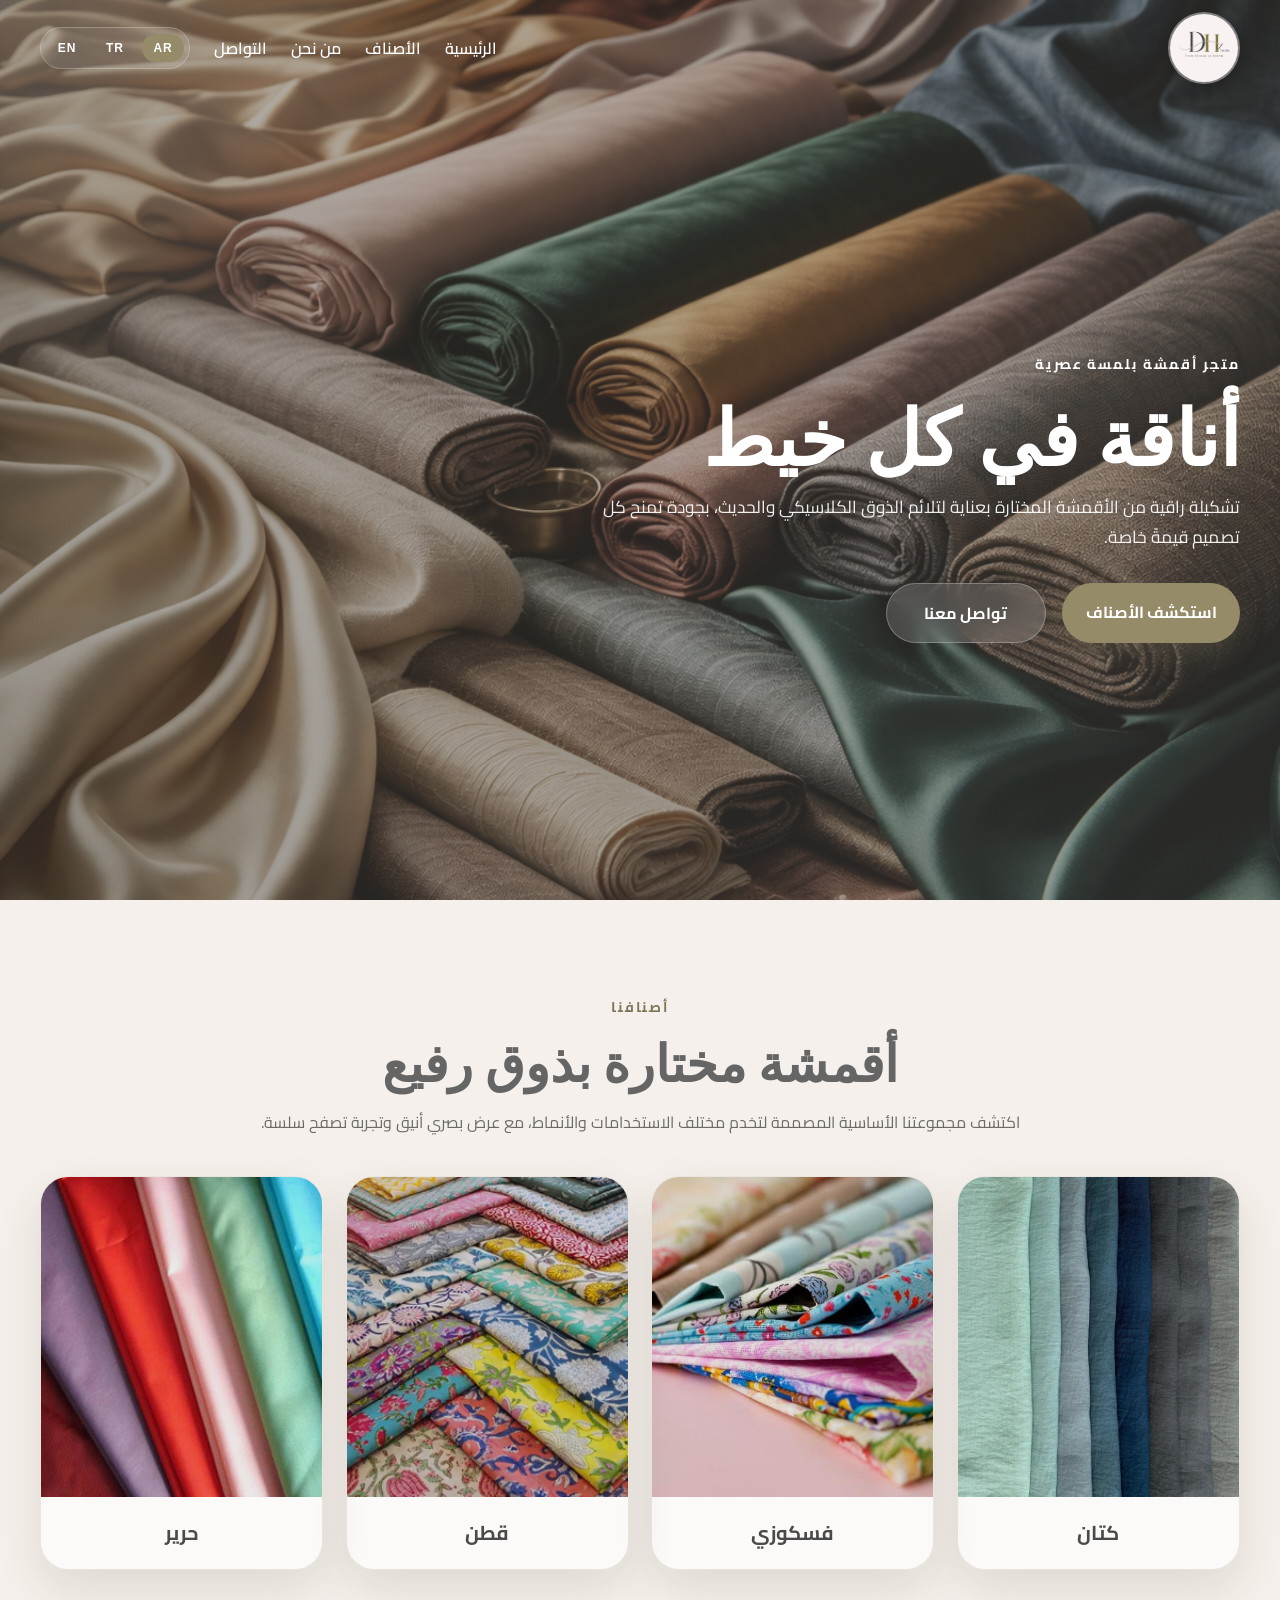
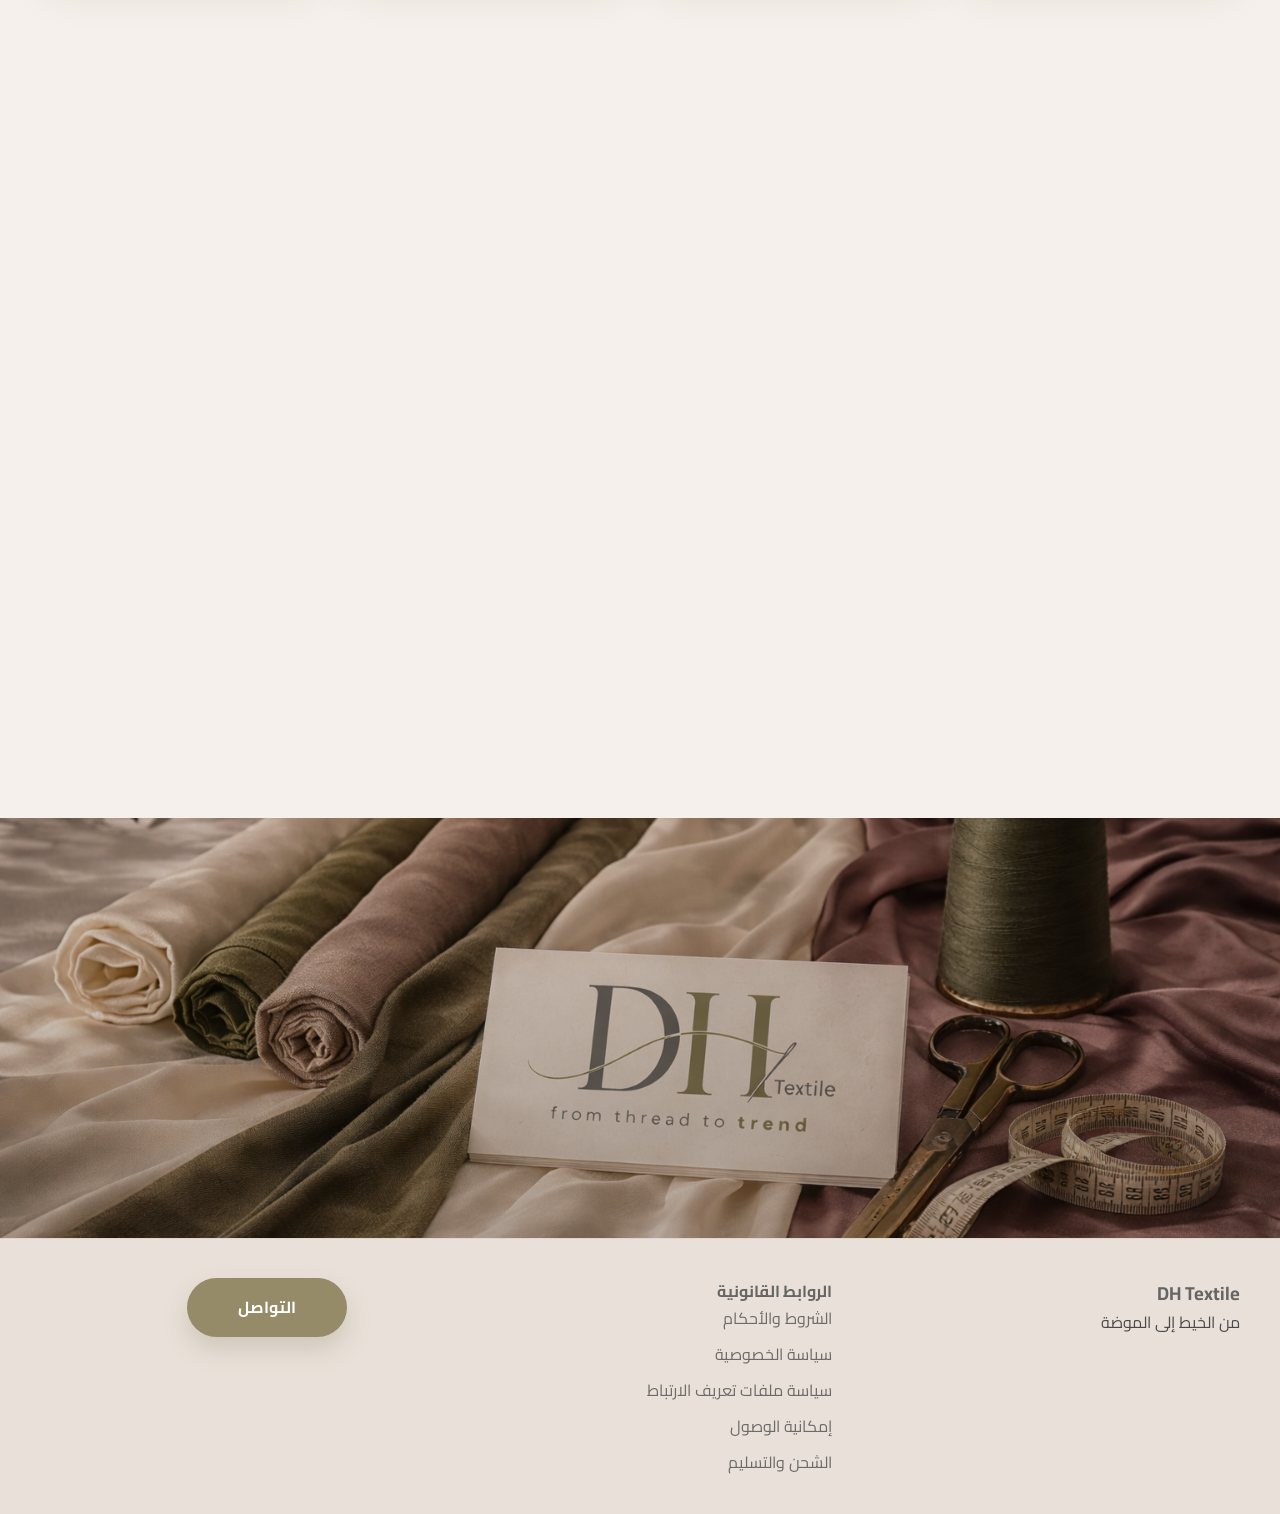
<file: index.html>
<!DOCTYPE html>
<html lang="ar" dir="rtl">

<head>
  <meta charset="UTF-8" />
  <meta name="viewport" content="width=device-width, initial-scale=1.0" />
  <title>DH Fabrics | From Thread to Trend</title>
  <meta name="description"
    content="متجر DH للأقمشة - أناقة في كل خيط. أقمشة كتان، ساتان، قطن وحرير بتصميم حديث وأنيق." />
  <link rel="icon" type="image/png" href="images/logo3.png" />
  <link rel="preconnect" href="https://fonts.googleapis.com">
  <link rel="preconnect" href="https://fonts.gstatic.com" crossorigin>
  <link
    href="https://fonts.googleapis.com/css2?family=Cairo:wght@400;500;600;700&family=Playfair+Display:wght@500;600;700&family=Inter:wght@400;500;600;700&display=swap"
    rel="stylesheet">
  <link rel="stylesheet" href="style.css" />
</head>

<body>
  <header class="hero" id="home">
    <div class="hero-overlay"></div>

    <nav class="navbar" id="navbar">
      <div class="container nav-content">
        <a href="#home" class="brand" aria-label="DH Fabrics home">
          <img src="images/logo3.png" alt="DH Fabrics Logo" class="brand-logo" />
        </a>

        <button class="nav-toggle" id="navToggle" aria-label="Toggle navigation" aria-expanded="false">
          <span></span>
          <span></span>
          <span></span>
        </button>

        <div class="nav-menu" id="navMenu">
          <ul class="nav-links">
            <li><a href="#home" data-i18n="nav.home">الرئيسية</a></li>
            <li><a href="#categories" data-i18n="nav.categories">الأصناف</a></li>
            <li><a href="#about" data-i18n="nav.about">من نحن</a></li>
            <li><a href="contact.html" data-i18n="nav.contact">التواصل</a></li>
          </ul>

          <div class="language-switcher" aria-label="Language Switcher">
            <button class="lang-btn active" data-lang="ar">AR</button>
            <button class="lang-btn" data-lang="tr">TR</button>
            <button class="lang-btn" data-lang="en">EN</button>
          </div>
        </div>
      </div>
    </nav>

    <div class="container hero-content">
      <div class="hero-copy reveal">
        <p class="eyebrow" data-i18n="hero.eyebrow">متجر أقمشة بلمسة عصرية</p>
        <h1 data-i18n="hero.title">أناقة في كل خيط</h1>
        <p class="hero-description" data-i18n="hero.description">
          تشكيلة راقية من الأقمشة المختارة بعناية لتلائم الذوق الكلاسيكي والحديث، بجودة تمنح كل تصميم قيمةً خاصة.
        </p>
        <div class="hero-actions">
          <a href="#categories" class="btn btn-primary" data-i18n="hero.primaryBtn">استكشف الأصناف</a>
          <a href="contact.html" class="btn btn-secondary" data-i18n="hero.secondaryBtn">تواصل معنا</a>
        </div>
      </div>
    </div>
  </header>

  <main>
    <section class="section categories-section" id="categories">
      <div class="container">
        <div class="section-head reveal center-text">
          <p class="section-kicker" style="color:#7f7658;" data-i18n="categories.kicker">أصنافنا</p>
          <h2 data-i18n="categories.title">أقمشة مختارة بذوق رفيع</h2>
          <p data-i18n="categories.description">
            اكتشف مجموعتنا الأساسية المصممة لتخدم مختلف الاستخدامات والأنماط، مع عرض بصري أنيق وتجربة تصفح سلسة.
          </p>
        </div>

        <div class="categories-grid">
          <a href="category.html?type=linen" class="category-card reveal category-link">
            <div class="category-image image-linen"></div>
            <div class="category-body">
              <h3 data-i18n="categories.items.linen">كتان</h3>
            </div>
          </a>

          <a href="category.html?type=viscose" class="category-card reveal category-link">
            <div class="category-image image-viscose"></div>
            <div class="category-body">
              <h3 data-i18n="categories.items.viscose">فسكوزي</h3>
            </div>
          </a>

          <a href="category.html?type=cotton" class="category-card reveal category-link">
            <div class="category-image image-cotton"></div>
            <div class="category-body">
              <h3 data-i18n="categories.items.cotton">قطن</h3>
            </div>
          </a>

          <a href="category.html?type=silk" class="category-card reveal category-link">
            <div class="category-image image-silk"></div>
            <div class="category-body">
              <h3 data-i18n="categories.items.silk">حرير</h3>
            </div>
          </a>
        </div>

        <!-- <div class="categories-grid">
          <article class="category-card reveal">
            <div class="category-image image-linen"></div>
            <div class="category-body">
              <h3 data-i18n="categories.items.linen">كتان</h3>
            </div>
          </article>

          <article class="category-card reveal">
            <div class="category-image image-satin"></div>
            <div class="category-body">
              <h3 data-i18n="categories.items.viscose">فسكوزي</h3>
            </div>
          </article>

          <article class="category-card reveal">
            <div class="category-image image-cotton"></div>
            <div class="category-body">
              <h3 data-i18n="categories.items.cotton">قطن</h3>
            </div>
          </article>

          <article class="category-card reveal">
            <div class="category-image image-silk"></div>
            <div class="category-body">
              <h3 data-i18n="categories.items.silk">حرير</h3>
            </div>
          </article>
        </div> -->
      </div>
    </section>

    <section class="section about-section" id="about">
      <div class="container about-grid">
        <div class="about-image reveal">
          <div class="about-photo"></div>
        </div>

        <div class="about-copy reveal center-text">
          <p class="section-kicker" style="color:#7f7658;" data-i18n="about.kicker">من نحن</p>
          <h2 data-i18n="about.title">هوية راقية لعالم الأقمشة</h2>
          <p data-i18n="about.text1">
            في DH نؤمن أن القماش ليس مجرد خامة، بل بداية قصة تصميم متكاملة. لذلك نختار مجموعاتنا بعناية لنقدم مزيجًا من
            الجودة، الذوق، والأناقة العصرية.
          </p>
          <p data-i18n="about.text2">
            نسعى لتوفير تجربة تسوق مريحة وموثوقة، مع تشكيلة تناسب محبي التفاصيل الراقية والمشاريع التي تبحث عن التميز من
            أول خيط حتى آخر لمسة.
          </p>
        </div>
      </div>
    </section>


    <section class="wide-image-section">
      <div class="wide-image"></div>
    </section>
  </main>

  <footer class="footer">
    <div class="container footer-grid">
      <div class="footer-col">
        <h3>DH Textile</h3>
        <p data-i18n="footer.companyText">أناقة كلاسيكية بروح حديثة.</p>
      </div>

      <div class="footer-col">
        <h4 data-i18n="footer.linksTitle">الروابط القانونية</h4>
        <ul class="footer-links legal-links">
          <li><a href="policies/terms.html" data-i18n="footer.terms">الشروط والأحكام</a></li>
          <li><a href="policies/privacy.html" data-i18n="footer.privacy">سياسة الخصوصية</a></li>
          <li><a href="policies/cookies.html" data-i18n="footer.cookies">سياسة ملفات تعريف الارتباط</a></li>
          <li><a href="policies/accessibility.html" data-i18n="footer.accessibility">إمكانية الوصول</a></li>
          <li><a href="policies/shipping.html" data-i18n="footer.shipping">الشحن والتسليم</a></li>
          <!-- <li><a href="policies/kvkk.html" data-i18n="footer.kvkk">KVKK</a></li> -->
        </ul>
      </div>

      <div class="footer-col footer-cta-col">
        <!-- <h4 data-i18n="footer.contactTitle">تواصل معنا</h4> -->
        <a href="contact.html" class="btn btn-primary footer-btn" data-i18n="footer.contactBtn">صفحة التواصل</a>
      </div>
    </div>
  </footer>

  <script src="script.js"></script>
</body>

</html>
</file>
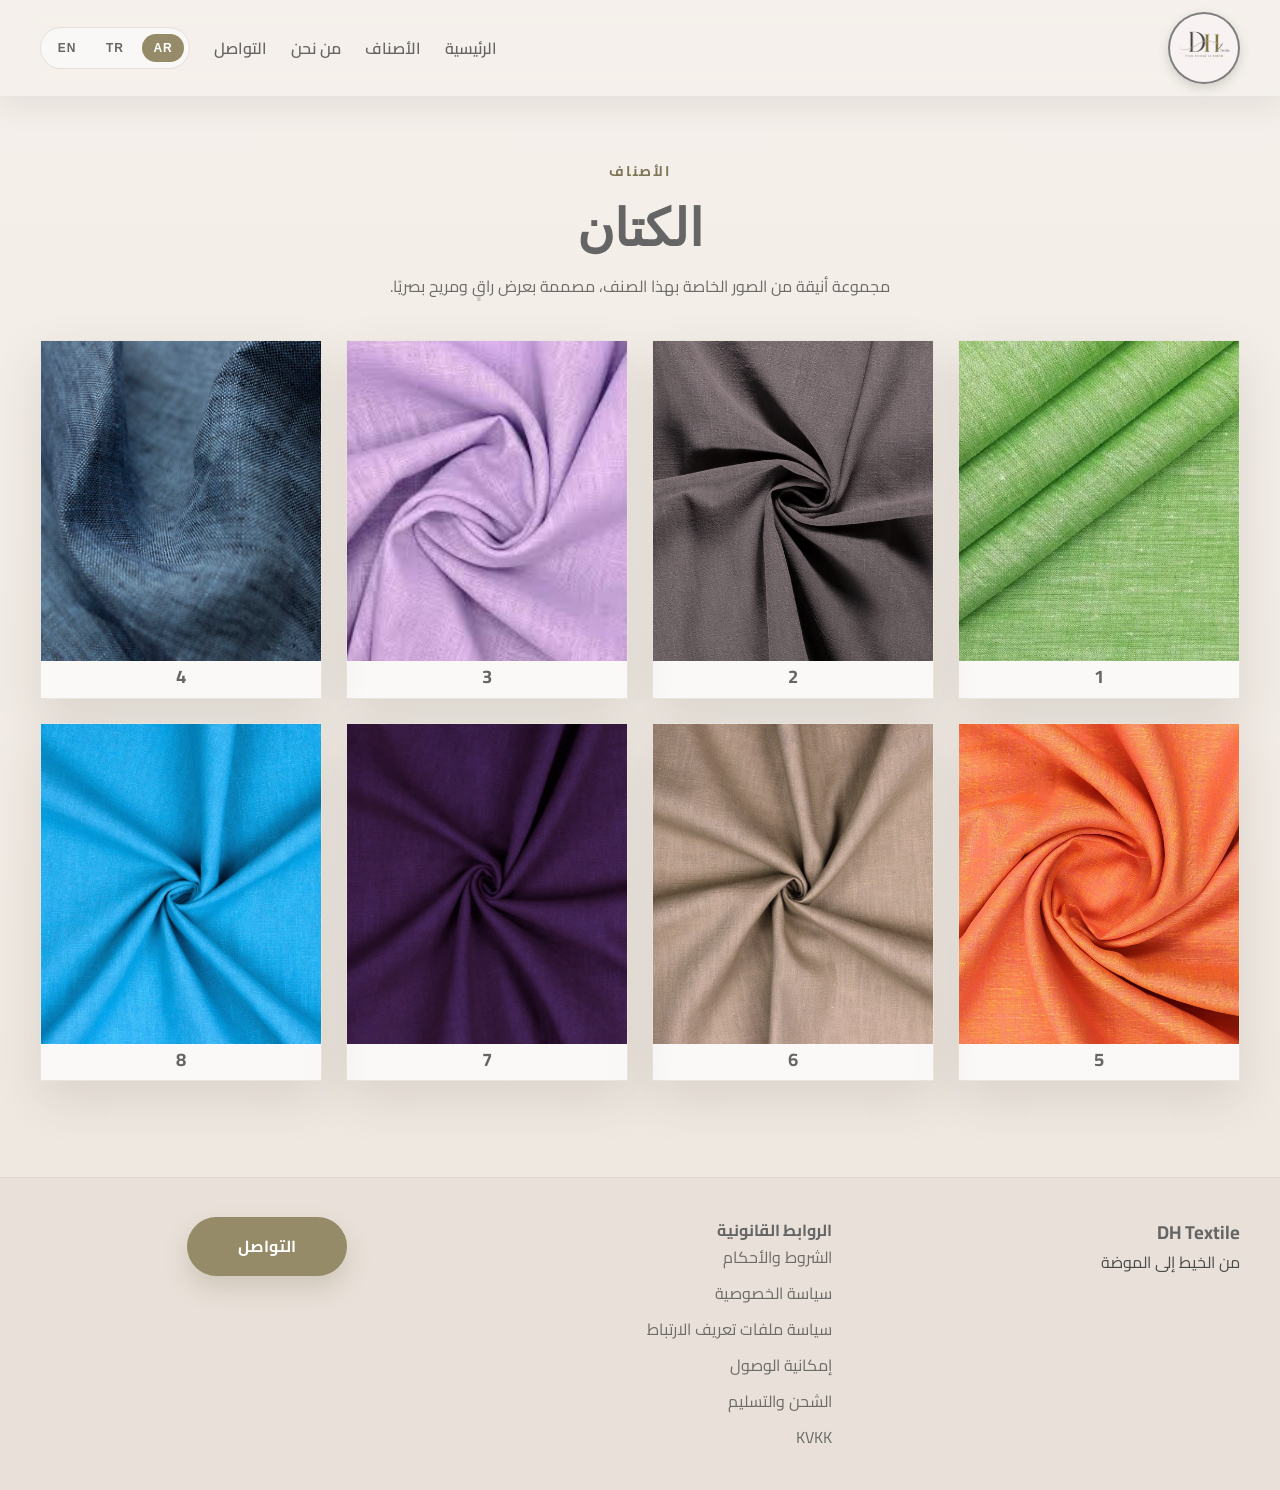
<file: category.html>
<!DOCTYPE html>
<html lang="ar" dir="rtl">
<head>
  <meta charset="UTF-8" />
  <meta name="viewport" content="width=device-width, initial-scale=1.0" />
  <title>DH Textile | Category</title>
  <meta name="description" content="تفاصيل صنف الأقمشة في DH Textile" />
  <link rel="icon" type="image/png" href="images/logo.png" />
  <link rel="preconnect" href="https://fonts.googleapis.com">
  <link rel="preconnect" href="https://fonts.gstatic.com" crossorigin>
  <link href="https://fonts.googleapis.com/css2?family=Cairo:wght@400;500;600;700&family=Playfair+Display:wght@500;600;700&family=Inter:wght@400;500;600;700&display=swap" rel="stylesheet">
  <link rel="stylesheet" href="style.css" />
</head>

<body class="subpage-body">
  <nav class="navbar navbar-solid" id="navbar">
    <div class="container nav-content">
      <a href="index.html" class="brand" aria-label="DH Textile home">
        <img src="images/logo3.png" alt="DH Textile Logo" class="brand-logo" />
      </a>

      <button class="nav-toggle" id="navToggle" aria-label="Toggle navigation" aria-expanded="false">
        <span></span>
        <span></span>
        <span></span>
      </button>

      <div class="nav-menu" id="navMenu">
        <ul class="nav-links">
          <li><a href="index.html#home" data-i18n="nav.home">الرئيسية</a></li>
          <li><a href="index.html#categories" data-i18n="nav.categories">الأصناف</a></li>
          <li><a href="index.html#about" data-i18n="nav.about">من نحن</a></li>
          <li><a href="contact.html" data-i18n="nav.contact">التواصل</a></li>
        </ul>

        <div class="language-switcher" aria-label="Language Switcher">
          <button class="lang-btn active" data-lang="ar">AR</button>
          <button class="lang-btn" data-lang="tr">TR</button>
          <button class="lang-btn" data-lang="en">EN</button>
        </div>
      </div>
    </div>
  </nav>

  <main>
    <section class="section first-section category-page-section">
      <div class="container">
        <div class="section-head center-text reveal">
          <p class="section-kicker" style="color:#7f7658;"  id="categoryKicker">الأصناف</p>
          <h1 id="categoryTitle">الكتان</h1>
          <p id="categoryDescription">
            مجموعة أنيقة من الصور الخاصة بهذا الصنف، مصممة بعرض راقٍ ومريح بصريًا.
          </p>
        </div>

        <div class="fabric-gallery" id="fabricGallery"></div>
      </div>
    </section>
  </main>

  <footer class="footer">
    <div class="container footer-grid">
      <div class="footer-col">
        <h3>DH Textile</h3>
        <p data-i18n="footer.companyText">أناقة كلاسيكية بروح حديثة.</p>
      </div>

      <div class="footer-col">
        <h4 data-i18n="footer.linksTitle">الروابط القانونية</h4>
        <ul class="footer-links legal-links">
          <li><a href="policies/terms.html" data-i18n="footer.terms">الشروط والأحكام</a></li>
          <li><a href="policies/privacy.html" data-i18n="footer.privacy">سياسة الخصوصية</a></li>
          <li><a href="policies/cookies.html" data-i18n="footer.cookies">سياسة ملفات تعريف الارتباط</a></li>
          <li><a href="policies/accessibility.html" data-i18n="footer.accessibility">إمكانية الوصول</a></li>
          <li><a href="policies/shipping.html" data-i18n="footer.shipping">الشحن والتسليم</a></li>
          <li><a href="policies/kvkk.html" data-i18n="footer.kvkk">KVKK</a></li>
        </ul>
      </div>

      <div class="footer-col footer-cta-col">
        <a href="contact.html" class="btn btn-primary footer-btn" data-i18n="footer.contactBtn">صفحة التواصل</a>
      </div>
    </div>
  </footer>

  <script src="category.js"></script>
</body>
</html>
</file>
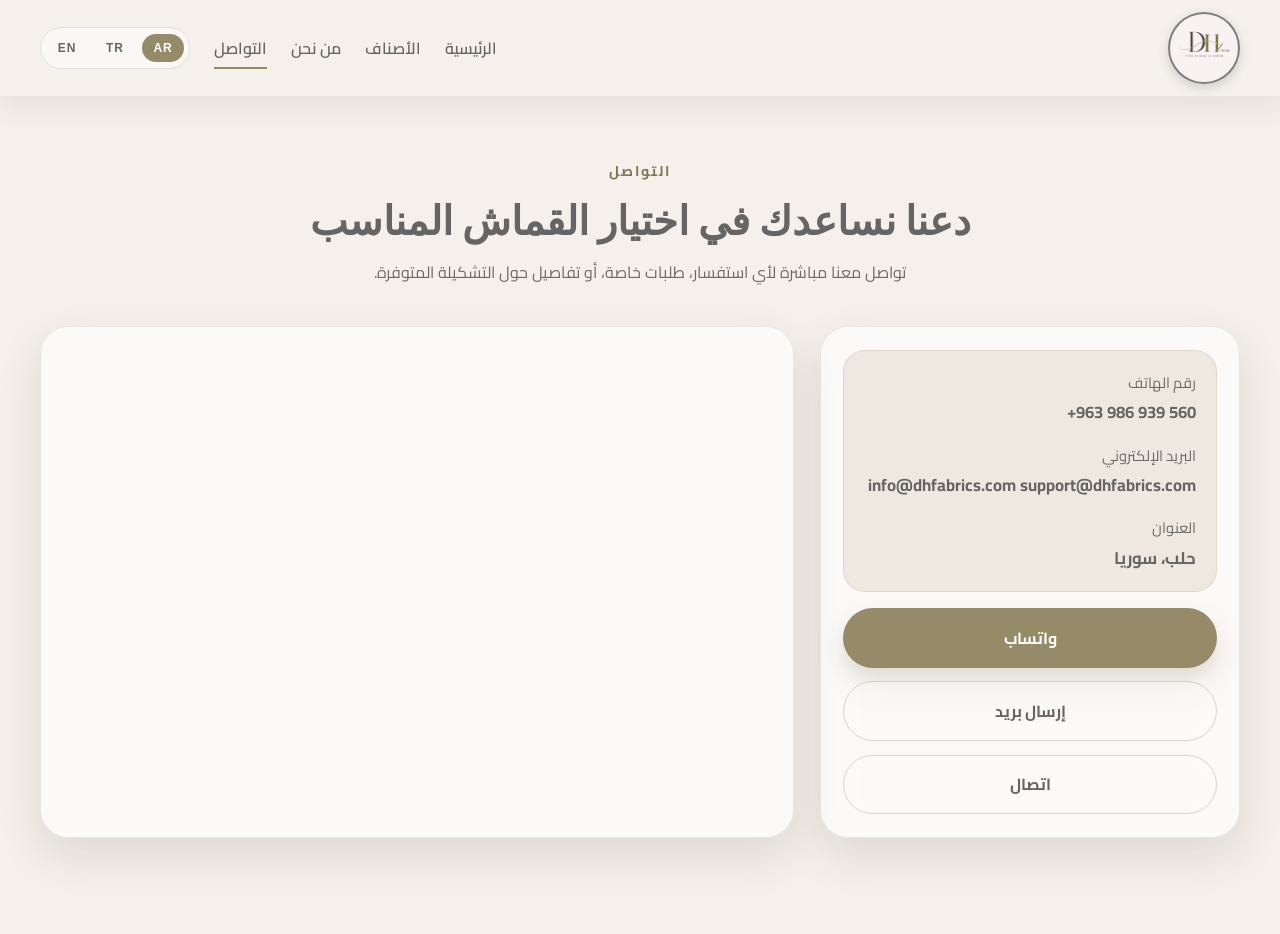
<file: contact.html>
<!DOCTYPE html>
<html lang="ar" dir="rtl">
<head>
  <meta charset="UTF-8" />
  <meta name="viewport" content="width=device-width, initial-scale=1.0" />
  <title>Contact | DH Fabrics</title>
  <meta name="description" content="صفحة التواصل مع متجر DH للأقمشة." />
  <link rel="icon" type="image/png" href="images/logo.png" />
  <link rel="preconnect" href="https://fonts.googleapis.com">
  <link rel="preconnect" href="https://fonts.gstatic.com" crossorigin>
  <link href="https://fonts.googleapis.com/css2?family=Cairo:wght@400;500;600;700&family=Playfair+Display:wght@500;600;700&family=Inter:wght@400;500;600;700&display=swap" rel="stylesheet">
  <link rel="stylesheet" href="style.css" />
</head>
<body class="subpage-body">
  <nav class="navbar navbar-solid" id="navbar">
    <div class="container nav-content">
      <a href="index.html#home" class="brand" aria-label="DH Fabrics home">
        <img src="images/logo3.png" alt="DH Fabrics Logo" class="brand-logo" />
      </a>

      <button class="nav-toggle" id="navToggle" aria-label="Toggle navigation" aria-expanded="false">
        <span></span>
        <span></span>
        <span></span>
      </button>

      <div class="nav-menu" id="navMenu">
        <ul class="nav-links">
          <li><a href="index.html#home" data-i18n="nav.home">الرئيسية</a></li>
          <li><a href="index.html#categories" data-i18n="nav.categories">الأصناف</a></li>
          <li><a href="index.html#about" data-i18n="nav.about">من نحن</a></li>
          <li><a href="contact.html" class="active-link" data-i18n="nav.contact" >التواصل</a></li>
        </ul>

        <div class="language-switcher" aria-label="Language Switcher">
          <button class="lang-btn active" data-lang="ar">AR</button>
          <button class="lang-btn" data-lang="tr">TR</button>
          <button class="lang-btn" data-lang="en">EN</button>
        </div>
      </div>
    </div>
  </nav>

  <main class="contact-page section first-section">
    <div class="container">
      <div class="section-head reveal center-text">
        <p class="section-kicker" style="color:#7f7658;" data-i18n="contact.kicker">التواصل</p>
        <h1 data-i18n="contact.title" style="font-size: 40px;">دعنا نساعدك في اختيار القماش المناسب</h1>
        <p data-i18n="contact.description">تواصل معنا مباشرة لأي استفسار، طلبات خاصة، أو تفاصيل حول التشكيلة المتوفرة.</p>
      </div>

      <div class="contact-grid">
        <section class="contact-card reveal">
          <div class="contact-info-box">
            <div class="contact-item">
              <span data-i18n="contact.phoneLabel">رقم الهاتف</span>
              <strong dir="ltr">+963 986 939 560</strong>
            </div>
            <div class="contact-item">
              <span data-i18n="contact.emailLabel">البريد الإلكتروني</span>
              <strong>info@dhfabrics.com</strong>
              <strong>support@dhfabrics.com</strong>
            </div>
            <div class="contact-item">
              <span data-i18n="contact.addressLabel">العنوان</span>
              <strong data-i18n="contact.addressValue">Aleppo, Syria</strong>
            </div>
          </div>

          <div class="contact-actions-grid">
            <a class="btn btn-primary" href="https://wa.me/963986939560" target="_blank" rel="noopener" data-i18n="contact.whatsapp">واتساب</a>
            <a class="btn btn-secondary" href="mailto:info@dhfabrics.com" data-i18n="contact.emailBtn">إرسال بريد</a>
            <a class="btn btn-secondary" href="tel:+963986939560" data-i18n="contact.callBtn">اتصال</a>
          </div>
        </section>

        <section class="map-wrapper reveal" aria-label="Store location map">
          <iframe
            title="DH Fabrics Location"
            src="https://www.google.com/maps?q=Aleppo%2C%20Syria&z=12&output=embed"
            loading="lazy"
            referrerpolicy="no-referrer-when-downgrade"></iframe>
        </section>
      </div>
    </div>
  </main>

 <!--  <footer class="footer">
    <div class="container footer-grid">
      <div class="footer-col">
        <h3>DH Fabrics</h3>
        <p data-i18n="footer.companyText">أناقة كلاسيكية بروح حديثة.</p>
      </div>

      <div class="footer-col">
        <h4 data-i18n="footer.linksTitle">الروابط القانونية</h4>
        <ul class="footer-links legal-links">
          <li><a href="policies/terms.html" data-i18n="footer.terms">الشروط والأحكام</a></li>
          <li><a href="policies/privacy.html" data-i18n="footer.privacy">سياسة الخصوصية</a></li>
          <li><a href="policies/cookies.html" data-i18n="footer.cookies">سياسة ملفات تعريف الارتباط</a></li>
          <li><a href="policies/accessibility.html" data-i18n="footer.accessibility">إمكانية الوصول</a></li>
          <li><a href="policies/shipping.html" data-i18n="footer.shipping">الشحن والتسليم</a></li>
          <li><a href="policies/kvkk.html" data-i18n="footer.kvkk">KVKK</a></li>
        </ul>
      </div>

      <div class="footer-col footer-cta-col">
        <h4 data-i18n="footer.contactTitle">تواصل معنا</h4>
        <a href="contact.html" class="btn btn-primary footer-btn" data-i18n="footer.contactBtn">صفحة التواصل</a>
      </div>
    </div>
  </footer> -->

  <script src="script.js"></script>
</body>
</html>
</file>
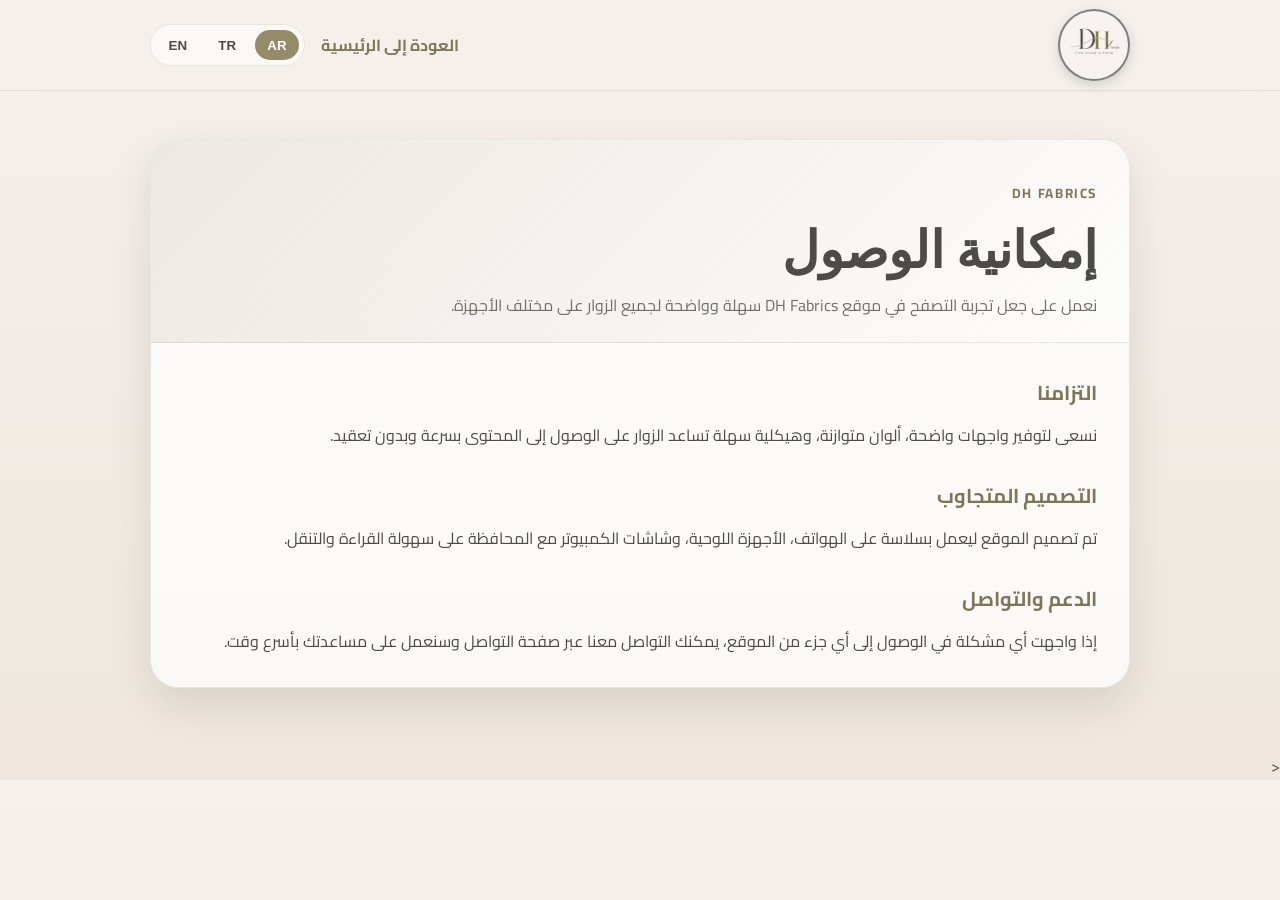
<file: policies/accessibility.html>
<!DOCTYPE html>
<html lang="ar" dir="rtl">
<head>
  <meta charset="UTF-8" />
  <meta name="viewport" content="width=device-width, initial-scale=1.0" />
  <title>Accessibility | DH Fabrics</title>
  <link rel="icon" type="image/png" href="../images/logo.png" />
  <link rel="preconnect" href="https://fonts.googleapis.com">
  <link rel="preconnect" href="https://fonts.gstatic.com" crossorigin>
  <link href="https://fonts.googleapis.com/css2?family=Cairo:wght@400;500;600;700&family=Playfair+Display:wght@500;600;700&family=Inter:wght@400;500;600;700&display=swap" rel="stylesheet">
  <link rel="stylesheet" href="policy.css" />
</head>
<body data-page="accessibility">
  <header class="policy-navbar">
    <div class="container policy-nav-content">
      <a href="../index.html" class="brand">
        <img src="../images/logo3.png" alt="DH Fabrics Logo" class="brand-logo" />
        <!-- <div class="brand-text">
          <strong>DH</strong>
          <span>From Thread to Trend</span>
        </div> -->
      </a>

      <div class="nav-actions">
        <a href="../index.html" class="back-link" data-back-home>العودة إلى الرئيسية</a>
        <div class="language-switcher">
          <button class="lang-btn active" data-lang="ar">AR</button>
          <button class="lang-btn" data-lang="tr">TR</button>
          <button class="lang-btn" data-lang="en">EN</button>
        </div>
      </div>
    </div>
  </header>

  <main class="policy-main">
    <div class="container">
      <article class="policy-card">
        <div class="policy-hero">
          <span class="policy-label">DH Fabrics</span>
          <h1 data-policy="title"></h1>
          <p data-policy="intro"></p>
        </div>
        <div class="policy-body" id="policySections"></div>
      </article>
    </div>
  </main>

  <<!-- footer class="policy-footer">
    <div class="container">
      <p data-last-updated>آخر تحديث: أبريل 2026</p>
    </div>
  </footer> -->

  <script src="policy.js"></script>
</body>
</html>
</file>
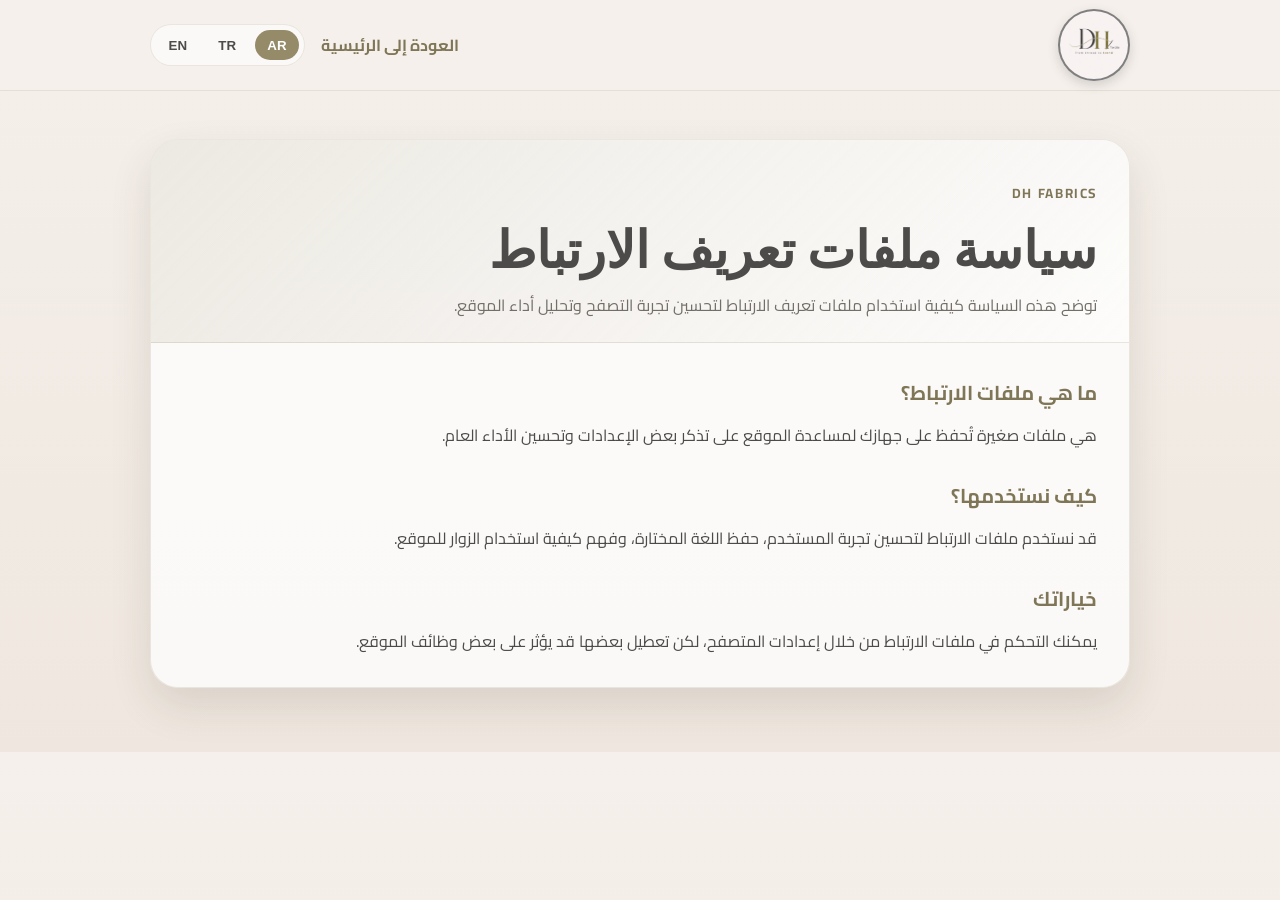
<file: policies/cookies.html>
<!DOCTYPE html>
<html lang="ar" dir="rtl">
<head>
  <meta charset="UTF-8" />
  <meta name="viewport" content="width=device-width, initial-scale=1.0" />
  <title>Cookies | DH Fabrics</title>
  <link rel="icon" type="image/png" href="../images/logo.png" />
  <link rel="preconnect" href="https://fonts.googleapis.com">
  <link rel="preconnect" href="https://fonts.gstatic.com" crossorigin>
  <link href="https://fonts.googleapis.com/css2?family=Cairo:wght@400;500;600;700&family=Playfair+Display:wght@500;600;700&family=Inter:wght@400;500;600;700&display=swap" rel="stylesheet">
  <link rel="stylesheet" href="policy.css" />
</head>
<body data-page="cookies">
  <header class="policy-navbar">
    <div class="container policy-nav-content">
      <a href="../index.html" class="brand">
        <img src="../images/logo3.png" alt="DH Fabrics Logo" class="brand-logo" />
      </a>

      <div class="nav-actions">
        <a href="../index.html" class="back-link" data-back-home>العودة إلى الرئيسية</a>
        <div class="language-switcher">
          <button class="lang-btn active" data-lang="ar">AR</button>
          <button class="lang-btn" data-lang="tr">TR</button>
          <button class="lang-btn" data-lang="en">EN</button>
        </div>
      </div>
    </div>
  </header>

  <main class="policy-main">
    <div class="container">
      <article class="policy-card">
        <div class="policy-hero">
          <span class="policy-label">DH Fabrics</span>
          <h1 data-policy="title"></h1>
          <p data-policy="intro"></p>
        </div>
        <div class="policy-body" id="policySections"></div>
      </article>
    </div>
  </main>


  <script src="policy.js"></script>
</body>
</html>
</file>
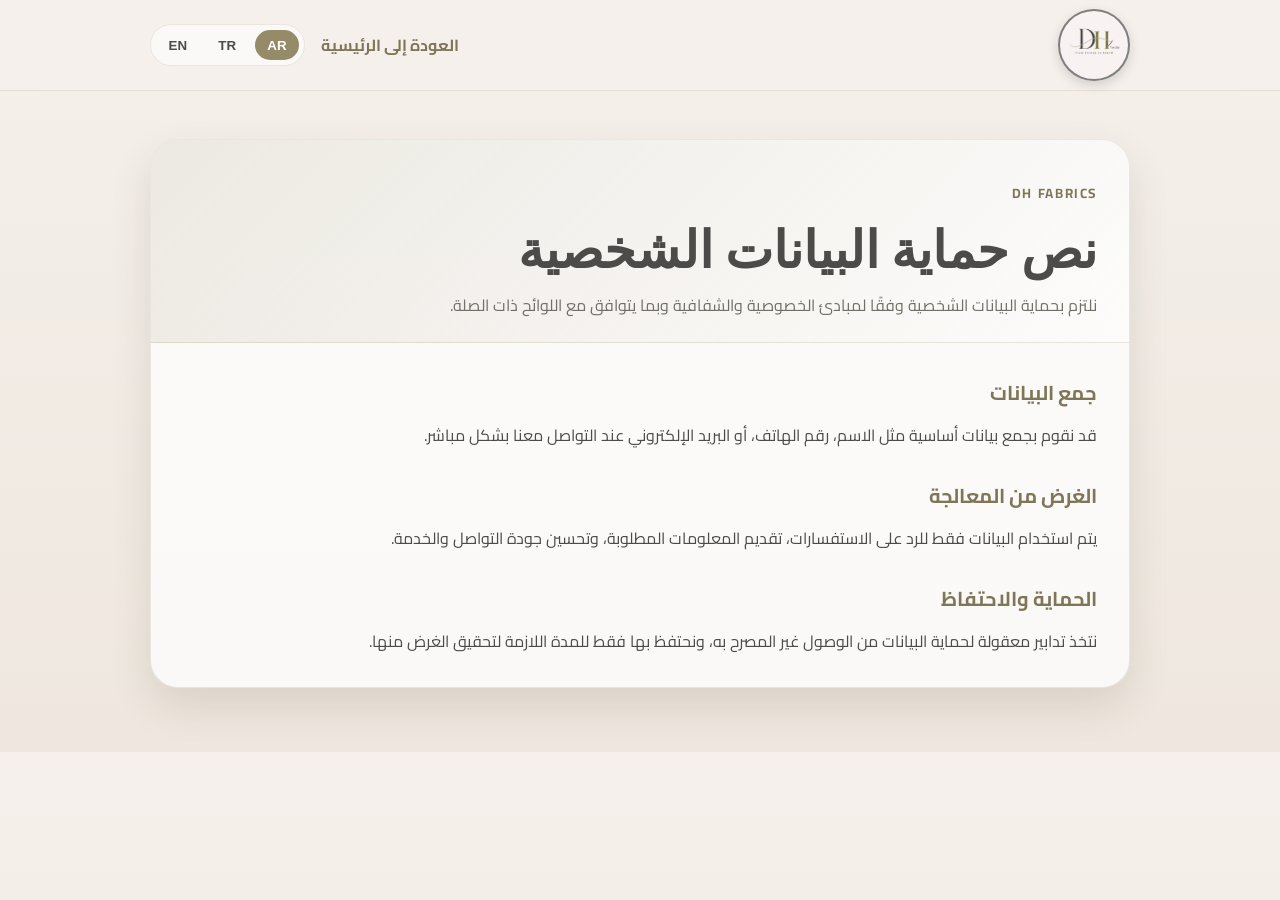
<file: policies/kvkk.html>
<!DOCTYPE html>
<html lang="ar" dir="rtl">
<head>
  <meta charset="UTF-8" />
  <meta name="viewport" content="width=device-width, initial-scale=1.0" />
  <title>Kvkk | DH Fabrics</title>
  <link rel="icon" type="image/png" href="../images/logo.png" />
  <link rel="preconnect" href="https://fonts.googleapis.com">
  <link rel="preconnect" href="https://fonts.gstatic.com" crossorigin>
  <link href="https://fonts.googleapis.com/css2?family=Cairo:wght@400;500;600;700&family=Playfair+Display:wght@500;600;700&family=Inter:wght@400;500;600;700&display=swap" rel="stylesheet">
  <link rel="stylesheet" href="policy.css" />
</head>
<body data-page="kvkk">
  <header class="policy-navbar">
    <div class="container policy-nav-content">
      <a href="../index.html" class="brand">
        <img src="../images/logo3.png" alt="DH Fabrics Logo" class="brand-logo" />
        <!-- <div class="brand-text">
          <strong>DH</strong>
          <span>From Thread to Trend</span>
        </div> -->
      </a>

      <div class="nav-actions">
        <a href="../index.html" class="back-link" data-back-home>العودة إلى الرئيسية</a>
        <div class="language-switcher">
          <button class="lang-btn active" data-lang="ar">AR</button>
          <button class="lang-btn" data-lang="tr">TR</button>
          <button class="lang-btn" data-lang="en">EN</button>
        </div>
      </div>
    </div>
  </header>

  <main class="policy-main">
    <div class="container">
      <article class="policy-card">
        <div class="policy-hero">
          <span class="policy-label">DH Fabrics</span>
          <h1 data-policy="title"></h1>
          <p data-policy="intro"></p>
        </div>
        <div class="policy-body" id="policySections"></div>
      </article>
    </div>
  </main>

  <!-- <footer class="policy-footer">
    <div class="container">
      <p data-last-updated>آخر تحديث: أبريل 2026</p>
    </div>
  </footer> -->

  <script src="policy.js"></script>
</body>
</html>
</file>
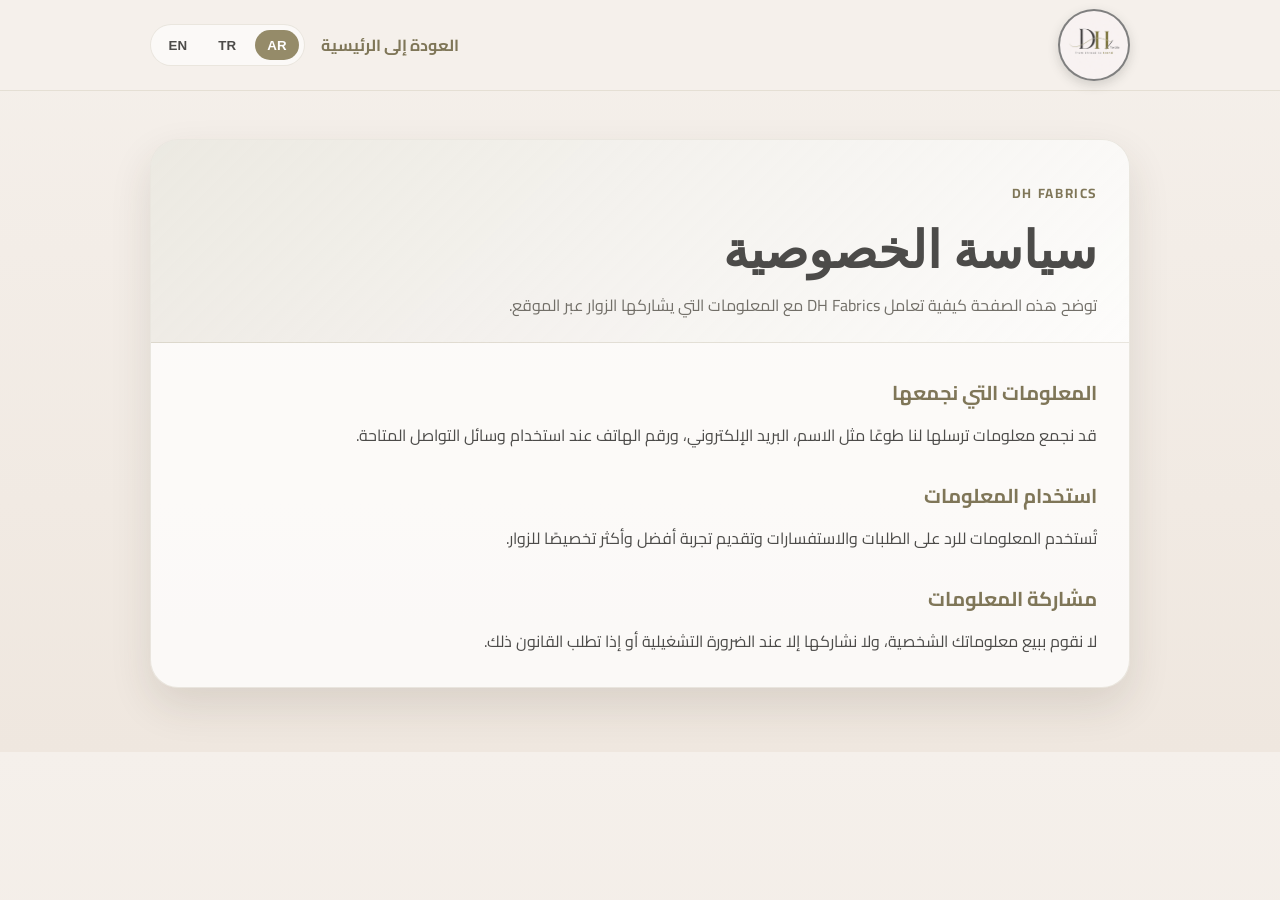
<file: policies/privacy.html>
<!DOCTYPE html>
<html lang="ar" dir="rtl">
<head>
  <meta charset="UTF-8" />
  <meta name="viewport" content="width=device-width, initial-scale=1.0" />
  <title>Privacy | DH Fabrics</title>
  <link rel="icon" type="image/png" href="../images/logo.png" />
  <link rel="preconnect" href="https://fonts.googleapis.com">
  <link rel="preconnect" href="https://fonts.gstatic.com" crossorigin>
  <link href="https://fonts.googleapis.com/css2?family=Cairo:wght@400;500;600;700&family=Playfair+Display:wght@500;600;700&family=Inter:wght@400;500;600;700&display=swap" rel="stylesheet">
  <link rel="stylesheet" href="policy.css" />
</head>
<body data-page="privacy">
  <header class="policy-navbar">
    <div class="container policy-nav-content">
      <a href="../index.html" class="brand">
        <img src="../images/logo3.png" alt="DH Fabrics Logo" class="brand-logo" />
        <!-- <div class="brand-text">
          <strong>DH</strong>
          <span>From Thread to Trend</span>
        </div> -->
      </a>

      <div class="nav-actions">
        <a href="../index.html" class="back-link" data-back-home>العودة إلى الرئيسية</a>
        <div class="language-switcher">
          <button class="lang-btn active" data-lang="ar">AR</button>
          <button class="lang-btn" data-lang="tr">TR</button>
          <button class="lang-btn" data-lang="en">EN</button>
        </div>
      </div>
    </div>
  </header>

  <main class="policy-main">
    <div class="container">
      <article class="policy-card">
        <div class="policy-hero">
          <span class="policy-label">DH Fabrics</span>
          <h1 data-policy="title"></h1>
          <p data-policy="intro"></p>
        </div>
        <div class="policy-body" id="policySections"></div>
      </article>
    </div>
  </main>

  <!-- <footer class="policy-footer">
    <div class="container">
      <p data-last-updated>آخر تحديث: أبريل 2026</p>
    </div>
  </footer> -->

  <script src="policy.js"></script>
</body>
</html>
</file>
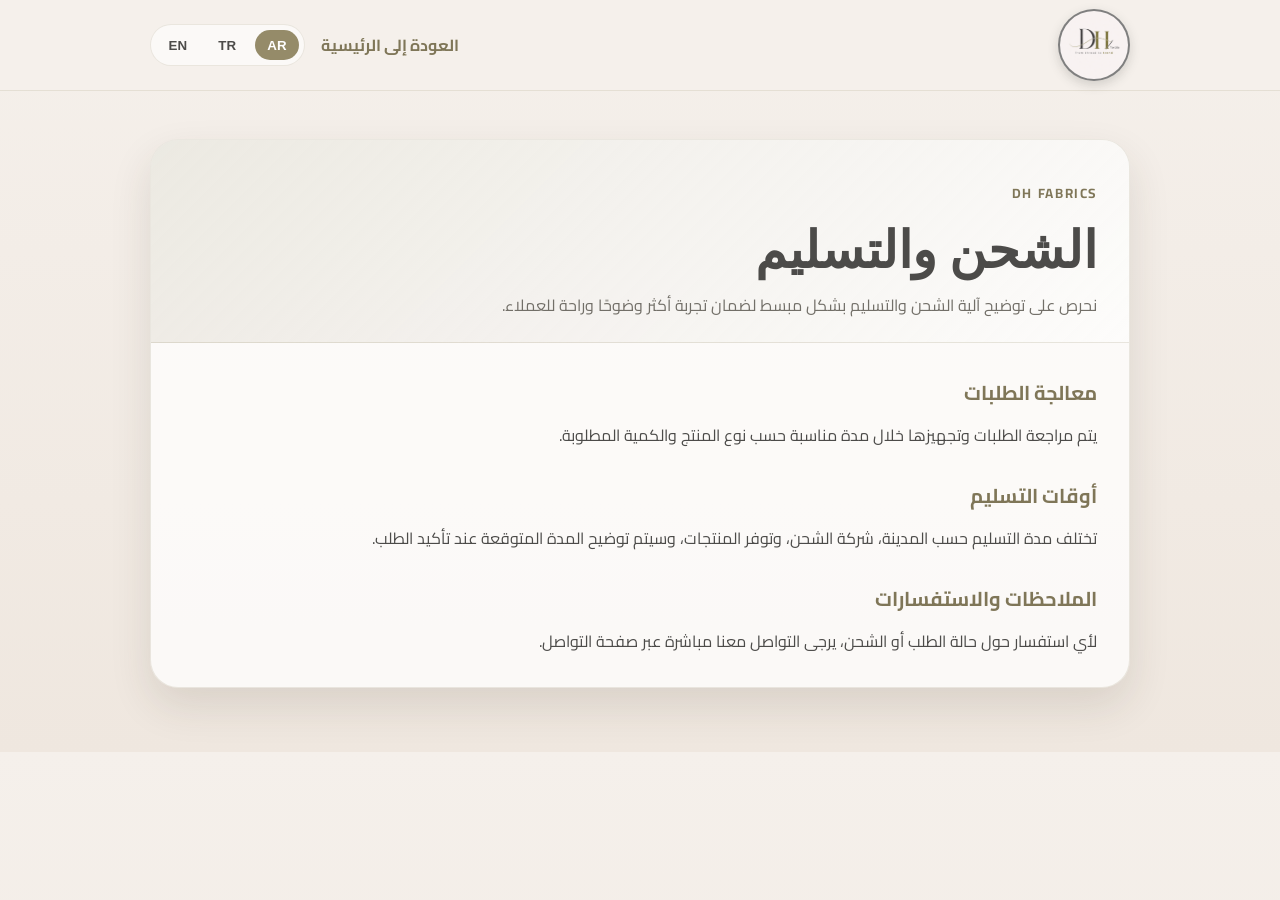
<file: policies/shipping.html>
<!DOCTYPE html>
<html lang="ar" dir="rtl">
<head>
  <meta charset="UTF-8" />
  <meta name="viewport" content="width=device-width, initial-scale=1.0" />
  <title>Shipping | DH Fabrics</title>
  <link rel="icon" type="image/png" href="../images/logo.png" />
  <link rel="preconnect" href="https://fonts.googleapis.com">
  <link rel="preconnect" href="https://fonts.gstatic.com" crossorigin>
  <link href="https://fonts.googleapis.com/css2?family=Cairo:wght@400;500;600;700&family=Playfair+Display:wght@500;600;700&family=Inter:wght@400;500;600;700&display=swap" rel="stylesheet">
  <link rel="stylesheet" href="policy.css" />
</head>
<body data-page="shipping">
  <header class="policy-navbar">
    <div class="container policy-nav-content">
      <a href="../index.html" class="brand">
        <img src="../images/logo3.png" alt="DH Fabrics Logo" class="brand-logo" />
        <!-- <div class="brand-text">
          <strong>DH</strong>
          <span>From Thread to Trend</span>
        </div> -->
      </a>

      <div class="nav-actions">
        <a href="../index.html" class="back-link" data-back-home>العودة إلى الرئيسية</a>
        <div class="language-switcher">
          <button class="lang-btn active" data-lang="ar">AR</button>
          <button class="lang-btn" data-lang="tr">TR</button>
          <button class="lang-btn" data-lang="en">EN</button>
        </div>
      </div>
    </div>
  </header>

  <main class="policy-main">
    <div class="container">
      <article class="policy-card">
        <div class="policy-hero">
          <span class="policy-label">DH Fabrics</span>
          <h1 data-policy="title"></h1>
          <p data-policy="intro"></p>
        </div>
        <div class="policy-body" id="policySections"></div>
      </article>
    </div>
  </main>

  <!-- <footer class="policy-footer">
    <div class="container">
      <p data-last-updated>آخر تحديث: أبريل 2026</p>
    </div>
  </footer> -->

  <script src="policy.js"></script>
</body>
</html>
</file>
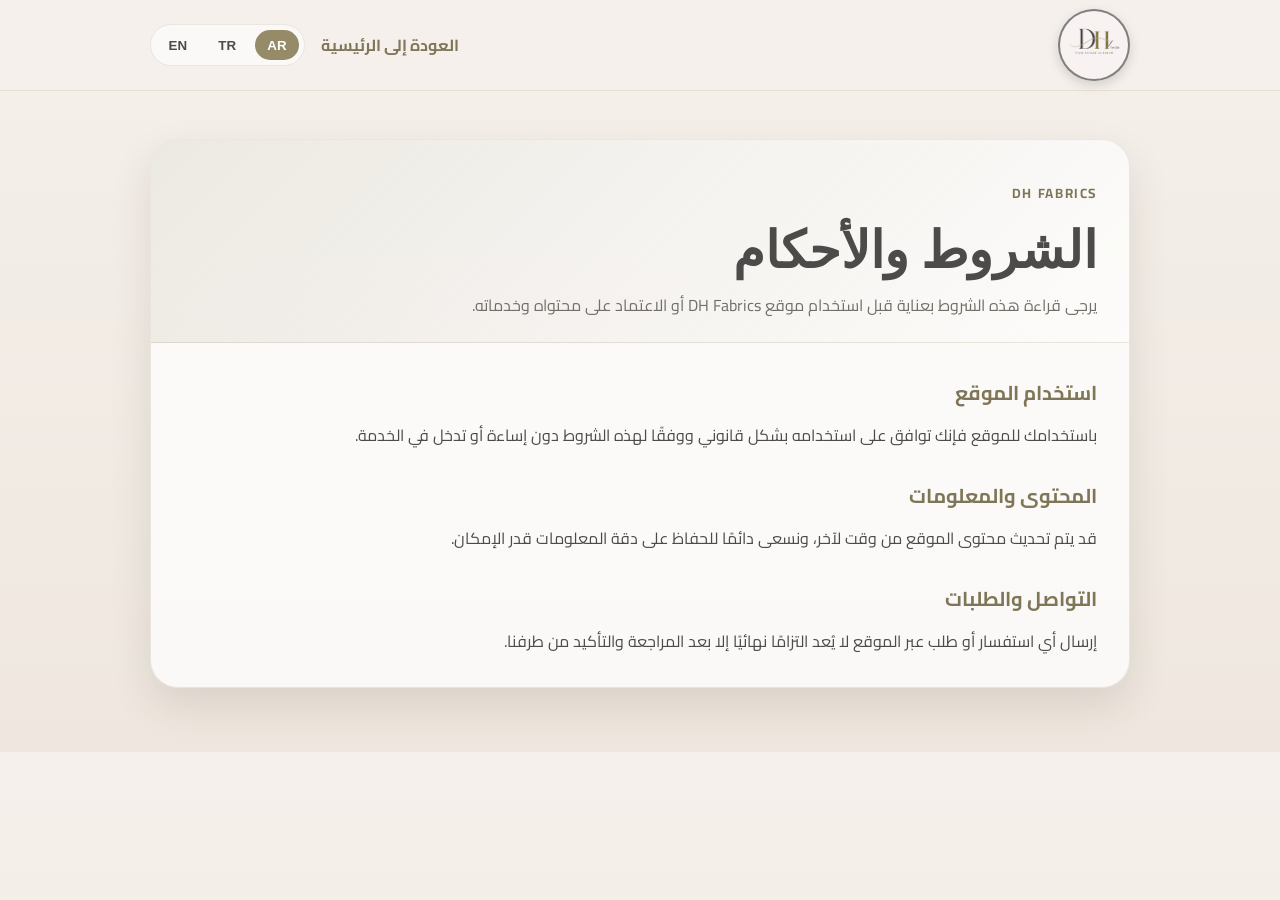
<file: policies/terms.html>
<!DOCTYPE html>
<html lang="ar" dir="rtl">
<head>
  <meta charset="UTF-8" />
  <meta name="viewport" content="width=device-width, initial-scale=1.0" />
  <title>Terms | DH Fabrics</title>
  <link rel="icon" type="image/png" href="../images/logo.png" />
  <link rel="preconnect" href="https://fonts.googleapis.com">
  <link rel="preconnect" href="https://fonts.gstatic.com" crossorigin>
  <link href="https://fonts.googleapis.com/css2?family=Cairo:wght@400;500;600;700&family=Playfair+Display:wght@500;600;700&family=Inter:wght@400;500;600;700&display=swap" rel="stylesheet">
  <link rel="stylesheet" href="policy.css" />
</head>
<body data-page="terms">
  <header class="policy-navbar">
    <div class="container policy-nav-content">
      <a href="../index.html" class="brand">
        <img src="../images/logo3.png" alt="DH Fabrics Logo" class="brand-logo" />
        <!-- <div class="brand-text">
          <strong>DH</strong>
          <span>From Thread to Trend</span>
        </div> -->
      </a>

      <div class="nav-actions">
        <a href="../index.html" class="back-link" data-back-home>العودة إلى الرئيسية</a>
        <div class="language-switcher">
          <button class="lang-btn active" data-lang="ar">AR</button>
          <button class="lang-btn" data-lang="tr">TR</button>
          <button class="lang-btn" data-lang="en">EN</button>
        </div>
      </div>
    </div>
  </header>

  <main class="policy-main">
    <div class="container">
      <article class="policy-card">
        <div class="policy-hero">
          <span class="policy-label">DH Fabrics</span>
          <h1 data-policy="title"></h1>
          <p data-policy="intro"></p>
        </div>
        <div class="policy-body" id="policySections"></div>
      </article>
    </div>
  </main>

  <!-- <footer class="policy-footer">
    <div class="container">
      <p data-last-updated>آخر تحديث: أبريل 2026</p>
    </div>
  </footer> -->

  <script src="policy.js"></script>
</body>
</html>
</file>
<file: style.css>
:root {
  --bg: #f5f0eb;
  --bg-soft: #efe8e1;
  --surface: rgba(255, 255, 255, 0.58);
  --surface-strong: #ffffff;
  --text: #4a4a4a;
  --text-soft: #6c6b68;
  --olive: #958b69;
  --olive-dark: #7f7658;
  --charcoal: #656565;
  --border: rgba(149, 139, 105, 0.18);
  --shadow: 0 18px 45px rgba(54, 48, 36, 0.12);
  --radius-xl: 28px;
  --radius-lg: 22px;
  --radius-md: 16px;
  --container: 1200px;
  --nav-height: 96px;
}

* {
  margin: 0;
  padding: 0;
  box-sizing: border-box;
}

html {
  scroll-behavior: smooth;
}

body {
  font-family: "Cairo", "Inter", sans-serif;
  background: var(--bg);
  color: var(--text);
  line-height: 1.7;
  overflow-x: hidden;
}

body[lang="tr"],
body[lang="en"] {
  font-family: "Inter", sans-serif;
}

img {
  max-width: 100%;
  display: block;
}

a {
  color: inherit;
  text-decoration: none;
}

ul {
  list-style: none;
}

.container {
  width: min(var(--container), calc(100% - 2rem));
  margin-inline: auto;
}

.hero {
  min-height: 100vh;
  position: relative;
  background:
    linear-gradient(135deg, rgba(94, 88, 71, 0.35), rgba(245, 240, 235, 0.18)),
    radial-gradient(circle at top left, rgba(255, 255, 255, 0.35), transparent 35%),
    url('./images/Hero/heroİmage8.png') center/cover no-repeat;
  display: flex;
  align-items: center;
}

.hero-overlay {
  position: absolute;
  inset: 0;
  background: linear-gradient(to bottom, rgba(35, 35, 35, 0.18), rgba(35, 35, 35, 0.35));
}

.navbar {
  position: fixed;
  inset-inline: 0;
  top: 0;
  z-index: 1000;
  transition: background 0.35s ease, box-shadow 0.35s ease, backdrop-filter 0.35s ease;
  padding: 0.01rem 0;
}

.navbar.scrolled,
.navbar-solid {
  background: rgba(245, 240, 235, 0.75);
  backdrop-filter: blur(14px);
  box-shadow: 0 10px 30px rgba(60, 55, 45, 0.09);
}

.nav-content {
  min-height: var(--nav-height);
  display: flex;
  align-items: center;
  justify-content: space-between;
  gap: 1rem;
}

.brand {
  display: inline-flex;
  align-items: center;
  gap: 0.85rem;
  min-width: fit-content;
}

.brand-logo {
  /* width: 58px;
  height: 58px;
  object-fit: contain;
  border-radius: 50%;
  background: rgba(255,255,255,0.5); */

  width: 72px;
  height: 72px;
  object-fit: cover;
  border-radius: 50%;
  background: #7f7f7f;
  padding: 2px;
  display: flex;
  align-items: center;
  justify-content: center;
  box-shadow: 0 4px 12px rgba(0, 0, 0, 0.15);
}

.brand-text {
  display: flex;
  flex-direction: column;
  line-height: 1.2;
}

.brand-text strong {
  font-family: "Playfair Display", serif;
  font-size: 1.55rem;
  color: #fff;
}

.navbar.scrolled .brand-text strong,
.navbar-solid .brand-text strong,
.navbar.scrolled .brand-text span,
.navbar-solid .brand-text span {
  color: var(--charcoal);
}

.brand-text span {
  font-size: 0.78rem;
  letter-spacing: 0.12em;
  color: rgba(255, 255, 255, 0.92);
}

.nav-menu {
  display: flex;
  align-items: center;
  gap: 1.5rem;
}

.nav-links {
  display: flex;
  align-items: center;
  gap: 1.5rem;
}

.nav-links a {
  color: #fff;
  font-weight: 600;
  position: relative;
  transition: color 0.25s ease;
}

.navbar.scrolled .nav-links a,
.navbar-solid .nav-links a {
  color: var(--charcoal);
}

.nav-links a::after {
  content: "";
  position: absolute;
  bottom: -0.4rem;
  inset-inline-start: 0;
  width: 0;
  height: 2px;
  background: var(--olive);
  transition: width 0.25s ease;
}

.nav-links a:hover::after,
.nav-links a.active-link::after {
  width: 100%;
}

.language-switcher {
  display: flex;
  gap: 0.45rem;
  padding: 0.35rem;
  border: 1px solid rgba(255, 255, 255, 0.24);
  border-radius: 999px;
  background: rgba(255, 255, 255, 0.08);
}

.navbar.scrolled .language-switcher,
.navbar-solid .language-switcher {
  border-color: rgba(127, 118, 88, 0.18);
  background: rgba(255, 255, 255, 0.5);
}

.lang-btn {
  border: none;
  background: transparent;
  color: #fff;
  font-weight: 700;
  font-size: 0.75rem;
  letter-spacing: 0.08em;
  padding: 0.45rem 0.7rem;
  border-radius: 999px;
  cursor: pointer;
  transition: 0.25s ease;
}

.navbar.scrolled .lang-btn,
.navbar-solid .lang-btn {
  color: var(--charcoal);
}

.lang-btn.active {
  background: var(--olive);
  color: #fff !important;
}

.nav-toggle {
  display: none;
  background: transparent;
  border: none;
  cursor: pointer;
  flex-direction: column;
  gap: 0.33rem;
}

.nav-toggle span {
  width: 26px;
  height: 2px;
  background: #fff;
  transition: 0.25s ease;
}

.navbar.scrolled .nav-toggle span,
.navbar-solid .nav-toggle span {
  background: var(--charcoal);
}

.hero-content {
  position: relative;
  z-index: 1;
  padding-top: calc(var(--nav-height) + 5rem);
  padding-bottom: 5rem;
}

.hero-copy {
  max-width: 700px;
  color: #fff;
}

.eyebrow,
.section-kicker {
  text-transform: uppercase;
  letter-spacing: 0.14em;
  font-size: 0.88rem;
  font-weight: 700;
}

.hero-copy h1 {
  font-family: "Playfair Display", serif;
  font-size: clamp(2.8rem, 6vw, 5.2rem);
  line-height: 1.1;
  margin: 0.9rem 0 1rem;
}

.hero-description {
  font-size: 1.08rem;
  max-width: 640px;
  color: rgba(255, 255, 255, 0.92);
}

.hero-actions {
  display: flex;
  flex-wrap: wrap;
  gap: 1rem;
  margin-top: 2rem;
}

.btn {
  display: inline-flex;
  align-items: center;
  justify-content: center;
  min-width: 160px;
  padding: 0.95rem 1.4rem;
  border-radius: 999px;
  font-weight: 700;
  transition: transform 0.25s ease, box-shadow 0.25s ease, background 0.25s ease;
  border: 1px solid transparent;
}

.btn:hover {
  transform: translateY(-2px);
}

.btn-primary {
  background: var(--olive);
  color: #fff;
  box-shadow: 0 12px 25px rgba(127, 118, 88, 0.24);
}

.btn-primary:hover {
  background: var(--olive-dark);
}

.btn-secondary {
  background: rgba(255, 255, 255, 0.16);
  color: #fff;
  border-color: rgba(255, 255, 255, 0.26);
  backdrop-filter: blur(10px);
}

.subpage-body .btn-secondary,
.navbar-solid~* .btn-secondary,
.contact-page .btn-secondary {
  background: transparent;
  color: var(--charcoal);
  border-color: rgba(127, 118, 88, 0.28);
}

.section {
  padding: 6rem 0;
}

.first-section {
  padding-top: calc(var(--nav-height) + 4rem);
}

.section-head {
  max-width: 760px;
  margin-bottom: 2.5rem;
}

.center-text {
  text-align: center;
  margin-inline: auto;
}

.section-head h2,
.section-head h1,
.about-copy h2 {
  font-family: "Playfair Display", serif;
  font-size: clamp(2rem, 4vw, 3.4rem);
  line-height: 1.2;
  margin: 0.7rem 0 1rem;
  color: var(--charcoal);
}

.section-head p,
.about-copy p {
  color: var(--text-soft);
}

.categories-grid {
  display: grid;
  grid-template-columns: repeat(4, 1fr);
  gap: 1.4rem;
}

.category-card,
.contact-card,
.map-wrapper,
.about-photo {
  background: rgba(255, 255, 255, 0.68);
  border: 1px solid var(--border);
  border-radius: var(--radius-xl);
  box-shadow: var(--shadow);
  overflow: hidden;
}

.category-card {
  transition: transform 0.28s ease, box-shadow 0.28s ease;
}

.category-card:hover {
  transform: translateY(-8px);
  box-shadow: 0 24px 42px rgba(54, 48, 36, 0.16);
}

.category-image {
  height: 320px;
  background-size: cover;
  background-position: center;
}

.image-linen {
  background-image: linear-gradient(rgba(0, 0, 0, 0.08), rgba(0, 0, 0, 0.08)), url('./images/Linen/linenİmage1.jpg');
}

.image-viscose {
  background-image: linear-gradient(rgba(0, 0, 0, 0.08), rgba(0, 0, 0, 0.08)), url('./images/Viscose/viscoseİmage.jpg');
}

.image-cotton {
  background-image: linear-gradient(rgba(0, 0, 0, 0.08), rgba(0, 0, 0, 0.08)), url('./images/Cotton/cottonİmage.avif');
}

.image-silk {
  background-image: linear-gradient(rgba(0, 0, 0, 0.08), rgba(0, 0, 0, 0.08)), url('./images/Silk/silkİmage.jpg');
}

.category-body {
  padding: 1.2rem;
  text-align: center;
}

.category-body h3 {
  font-size: 1.25rem;
  color: var(--shadow);
}

.about-grid {
  display: grid;
  grid-template-columns: 1fr 1fr;
  align-items: center;
  gap: 2rem;
}

.about-photo {
  min-height: 560px;
  background:
    linear-gradient(135deg, rgba(149, 139, 105, 0.15), rgba(255, 255, 255, 0.05)),
    url('./images/About/aboutİmage2.jpg') center/cover no-repeat;
}

.about-copy {
  padding: 1rem;
}

.footer {
  padding: 2.4rem 0;
  background: #e9e1d9;
  border-top: 1px solid rgba(149, 139, 105, 0.12);
}

.footer-grid {
  display: grid;
  grid-template-columns: 1fr 1.2fr 0.8fr;
  gap: 1.5rem;
  align-items: start;
}

.footer h3,
.footer h4 {
  color: var(--charcoal);
  /* margin-bottom: 0.8rem; */
}

.footer-links {
  display: grid;
  gap: 0.55rem;
}

.footer-links a {
  color: var(--text-soft);
  transition: color 0.2s ease;
}

.footer-links a:hover {
  color: var(--olive-dark);
}

.footer-btn {
  width: fit-content;
}

.contact-grid {
  display: grid;
  grid-template-columns: minmax(320px, 420px) 1fr;
  gap: 1.6rem;
  align-items: stretch;
}

.contact-card {
  padding: 1.4rem;
}

.contact-info-box {
  display: grid;
  gap: 1rem;
  background: var(--bg-soft);
  border-radius: var(--radius-lg);
  padding: 1.2rem;
  border: 1px solid var(--border);
}

.contact-item span {
  display: block;
  font-size: 0.92rem;
  color: var(--text-soft);
  margin-bottom: 0.2rem;
}

.contact-item strong {
  color: var(--charcoal);
  font-size: 1.05rem;
}

.contact-actions-grid {
  display: grid;
  grid-template-columns: 1fr;
  gap: 0.85rem;
  margin-top: 1rem;
}

.map-wrapper iframe {
  width: 100%;
  min-height: 100%;
  height: 100%;
  border: 0;
}

.reveal {
  opacity: 0;
  transform: translateY(24px);
  transition: opacity 0.8s ease, transform 0.8s ease;
}

.reveal.visible {
  opacity: 1;
  transform: translateY(0);
}

html[dir="rtl"] .brand,
html[dir="rtl"] .nav-menu,
html[dir="rtl"] .hero-actions,
html[dir="rtl"] .footer-btn {
  flex-direction: row;
}

@media (max-width: 1100px) {
  .categories-grid {
    grid-template-columns: repeat(2, 1fr);
  }

  .about-grid,
  .footer-grid,
  .contact-grid {
    grid-template-columns: 1fr;
  }
}

@media (max-width: 860px) {
  .nav-toggle {
    display: flex;
  }

  .nav-menu {
    position: absolute;
    top: calc(100% + 0.8rem);
    inset-inline: 1rem;
    background: rgba(245, 240, 235, 0.96);
    backdrop-filter: blur(14px);
    border: 1px solid rgba(127, 118, 88, 0.12);
    box-shadow: var(--shadow);
    border-radius: 24px;
    padding: 1rem;
    flex-direction: column;
    align-items: stretch;
    gap: 1rem;
    opacity: 0;
    pointer-events: none;
    transform: translateY(-10px);
    transition: 0.25s ease;
  }

  .nav-menu.open {
    opacity: 1;
    pointer-events: auto;
    transform: translateY(0);
  }

  .nav-links {
    flex-direction: column;
    align-items: flex-start;
  }

  .nav-links a,
  .navbar.scrolled .nav-links a,
  .navbar-solid .nav-links a {
    color: var(--charcoal);
  }

  .language-switcher {
    width: fit-content;
    background: rgba(255, 255, 255, 0.7);
    border-color: rgba(127, 118, 88, 0.15);
  }

  .lang-btn {
    color: var(--charcoal);
  }

  .hero {
    min-height: 90vh;
  }

  .hero-content {
    padding-top: calc(var(--nav-height) + 4rem);
  }
}

@media (max-width: 640px) {
  .categories-grid {
    grid-template-columns: 1fr;
  }

  .category-image {
    height: 280px;
  }

  .hero-copy h1 {
    font-size: 2.5rem;
  }

  .hero-description,
  .section-head p,
  .about-copy p {
    font-size: 0.98rem;
  }

  .section {
    padding: 4.5rem 0;
  }

  .about-photo {
    min-height: 380px;
  }

  .brand-text span {
    display: none;
  }

  .btn {
    width: 100%;
  }
}


/* category */
.category-link {
  display: block;
}

.category-page-section {
  background: linear-gradient(to bottom, #f5f0eb, #efe8e1);
}

.fabric-gallery {
  display: grid;
  grid-template-columns: repeat(4, 1fr);
  gap: 1.5rem;
  margin-top: 2rem;
}

.fabric-card {
  background: rgba(255, 255, 255, 0.72);
  border: 1px solid var(--border);
  /* border-radius: var(--radius-xl); */
  box-shadow: var(--shadow);
  overflow: hidden;
  transition: transform 0.28s ease, box-shadow 0.28s ease;
}

.fabric-card:hover {
  transform: translateY(-8px);
  box-shadow: 0 24px 42px rgba(54, 48, 36, 0.16);
}

.fabric-card-image {
  height: 320px;
  background-size: cover;
  background-position: center;
}

.fabric-card-body {
  /* padding: 1rem 1.1rem 1.2rem; */
  text-align: center;
}

.fabric-card-body h3 {
  color: var(--charcoal);
  font-size: 1.15rem;
  margin-bottom: 0.35rem;
}

.fabric-card-body p {
  color: var(--text-soft);
  font-size: 0.95rem;
}

@media (max-width: 1100px) {
  .fabric-gallery {
    grid-template-columns: repeat(2, 1fr);
  }
}

@media (max-width: 640px) {
  .fabric-gallery {
    grid-template-columns: 1fr;
  }

  .fabric-card-image {
    height: 280px;
  }
}




.wide-image-section {
  width: 100%;
  margin: 0;
}

.wide-image {
   width: 100%;
  height: 420px;
  background:
    linear-gradient(rgba(0,0,0,0.15), rgba(0,0,0,0.25)),
    url('./images/Banner/fabricBanner1.png') center/cover no-repeat;
}

/* Responsive */
@media (max-width: 768px) {
  .wide-image {
    height: 280px;
  }
}
</file>
<file: policies/policy.css>
:root {
  --bg: #f5f0eb;
  --surface: rgba(255,255,255,0.74);
  --surface-strong: #ffffff;
  --text: #4c4b49;
  --soft: #726f68;
  --olive: #958b69;
  --olive-dark: #7f7658;
  --border: rgba(149, 139, 105, 0.18);
  --shadow: 0 18px 42px rgba(54, 48, 36, 0.12);
  --radius-xl: 28px;
  --radius-lg: 20px;
  --container: 980px;
}

* { box-sizing: border-box; margin: 0; padding: 0; }
html { scroll-behavior: smooth; }
body {
  font-family: "Cairo", "Inter", sans-serif;
  background: linear-gradient(180deg, #f5f0eb 0%, #efe7df 100%);
  color: var(--text);
  line-height: 1.75;
}
body[lang="tr"], body[lang="en"] { font-family: "Inter", sans-serif; }
a { text-decoration: none; color: inherit; }
img { display: block; max-width: 100%; }
.container { width: min(var(--container), calc(100% - 2rem)); margin-inline: auto; }

.policy-navbar {
  position: sticky;
  top: 0;
  z-index: 100;
  background: rgba(245, 240, 235, 0.8);
  backdrop-filter: blur(14px);
  border-bottom: 1px solid var(--border);
}

.policy-nav-content {
  display: flex;
  align-items: center;
  justify-content: space-between;
  min-height: 90px;
  gap: 1rem;
}

.brand {
  display: inline-flex;
  align-items: center;
  gap: 0.85rem;
}

.brand-logo {
  /* width: 56px;
  height: 56px;
  object-fit: contain;
  border-radius: 50%; */


  width: 72px;
  height: 72px;
  object-fit: cover; 
  border-radius: 50%;
  background: #7f7f7f; 
  padding: 2px; 
  display: flex;
  align-items: center;
  justify-content: center;
  box-shadow: 0 4px 12px rgba(0,0,0,0.15);
}

.brand-text {
  display: flex;
  flex-direction: column;
  line-height: 1.2;
}
.brand-text strong { font-size: 1.5rem; color: var(--text); font-family: "Playfair Display", serif; }
.brand-text span { font-size: 0.78rem; color: var(--soft); letter-spacing: 0.1em; }

.nav-actions {
  display: flex;
  align-items: center;
  gap: 1rem;
}

.back-link {
  font-weight: 700;
  color: var(--olive-dark);
}

.language-switcher {
  display: flex;
  gap: 0.45rem;
  padding: 0.35rem;
  border-radius: 999px;
  background: rgba(255,255,255,0.6);
  border: 1px solid var(--border);
}
.lang-btn {
  border: none;
  background: transparent;
  padding: 0.45rem 0.75rem;
  border-radius: 999px;
  cursor: pointer;
  font-weight: 700;
  color: var(--text);
}
.lang-btn.active { background: var(--olive); color: #fff; }

.policy-main { padding: 3rem 0 4rem; }
.policy-card {
  background: var(--surface);
  border: 1px solid var(--border);
  border-radius: var(--radius-xl);
  box-shadow: var(--shadow);
  overflow: hidden;
}

.policy-hero {
  padding: 2.4rem 2rem 1.4rem;
  background: linear-gradient(135deg, rgba(149,139,105,0.16), rgba(255,255,255,0.4));
  border-bottom: 1px solid var(--border);
}

.policy-label {
  display: inline-block;
  font-size: 0.84rem;
  letter-spacing: 0.12em;
  text-transform: uppercase;
  font-weight: 700;
  color: var(--olive-dark);
  margin-bottom: 0.7rem;
}

.policy-hero h1 {
  font-family: "Playfair Display", serif;
  font-size: clamp(2rem, 4vw, 3.2rem);
  line-height: 1.2;
  margin-bottom: 0.8rem;
}

.policy-hero p { color: var(--soft); }
.policy-body { padding: 2rem; }
.policy-section + .policy-section { margin-top: 1.8rem; }
.policy-section h2 {
  color: var(--olive-dark);
  margin-bottom: 0.7rem;
  font-size: 1.25rem;
}
.policy-section p,
.policy-section li { color: var(--text); }
.policy-section ul { padding-inline-start: 1.2rem; }
.policy-section li + li { margin-top: 0.45rem; }

.policy-footer {
  padding: 1.6rem 0 2.4rem;
  color: var(--soft);
  text-align: center;
}

@media (max-width: 720px) {
  .policy-nav-content,
  .nav-actions {
    flex-direction: column;
    align-items: flex-start;
  }
  .policy-hero,
  .policy-body { padding: 1.4rem; }
  .brand-text span { display: none; }
}
</file>
